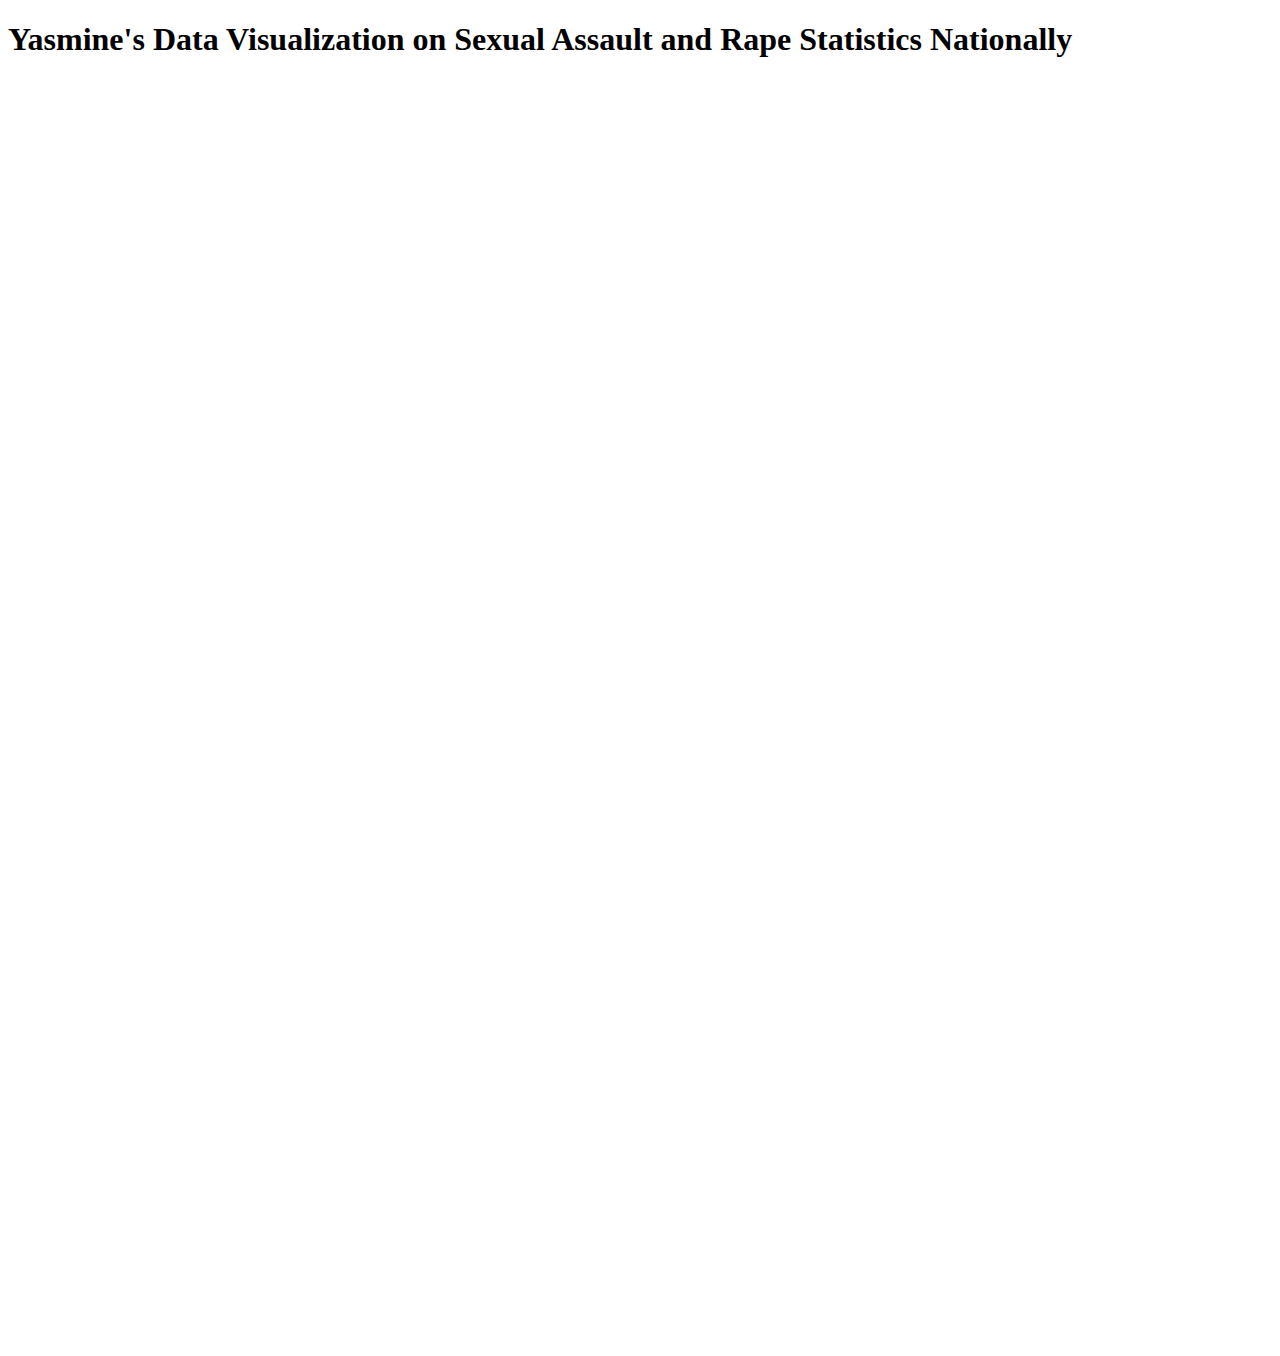
<file: data visualization/index.html>
<!DOCTYPE html> 
<html lang="en">

<head>
	<title>Yasmine Adailia Cowan</title>


</head>


<body>
	<h1>Yasmine's Data Visualization on Sexual Assault and Rape Statistics Nationally</h1>

	<iframe title="Locations Where Sexual Assaults Typically Occur " aria-label="Table" id="datawrapper-chart-lvx8t" src="https://datawrapper.dwcdn.net/lvx8t/1/" scrolling="no" frameborder="0" style="width: 0; min-width: 100% !important; border: none;" height="292"></iframe><script type="text/javascript">!function(){"use strict";window.addEventListener("message",(function(e){if(void 0!==e.data["datawrapper-height"]){var t=document.querySelectorAll("iframe");for(var a in e.data["datawrapper-height"])for(var r=0;r<t.length;r++){if(t[r].contentWindow===e.source)t[r].style.height=e.data["datawrapper-height"][a]+"px"}}}))}();
</script>


<iframe title="States with the Highest Rape Rates in the United States Per 100,000 Inhabitants in 2022" aria-label="Map" id="datawrapper-chart-lKx1C" src="https://datawrapper.dwcdn.net/lKx1C/1/" scrolling="no" frameborder="0" style="width: 0; min-width: 100% !important; border: none;" height="564"></iframe><script type="text/javascript">!function(){"use strict";window.addEventListener("message",(function(e){if(void 0!==e.data["datawrapper-height"]){var t=document.querySelectorAll("iframe");for(var a in e.data["datawrapper-height"])for(var r=0;r<t.length;r++){if(t[r].contentWindow===e.source)t[r].style.height=e.data["datawrapper-height"][a]+"px"}}}))}();
</script>


<iframe title="2020 Criminal Victimization Findings: Includes Rapes and Sexual Assaults 	" aria-label="Split Bars" id="datawrapper-chart-UB4NV" src="https://datawrapper.dwcdn.net/UB4NV/1/" scrolling="no" frameborder="0" style="width: 0; min-width: 100% !important; border: none;" height="400"></iframe><script type="text/javascript">!function(){"use strict";window.addEventListener("message",(function(e){if(void 0!==e.data["datawrapper-height"]){var t=document.querySelectorAll("iframe");for(var a in e.data["datawrapper-height"])for(var r=0;r<t.length;r++){if(t[r].contentWindow===e.source)t[r].style.height=e.data["datawrapper-height"][a]+"px"}}}))}();
</script>

</body>




</html>
</file>
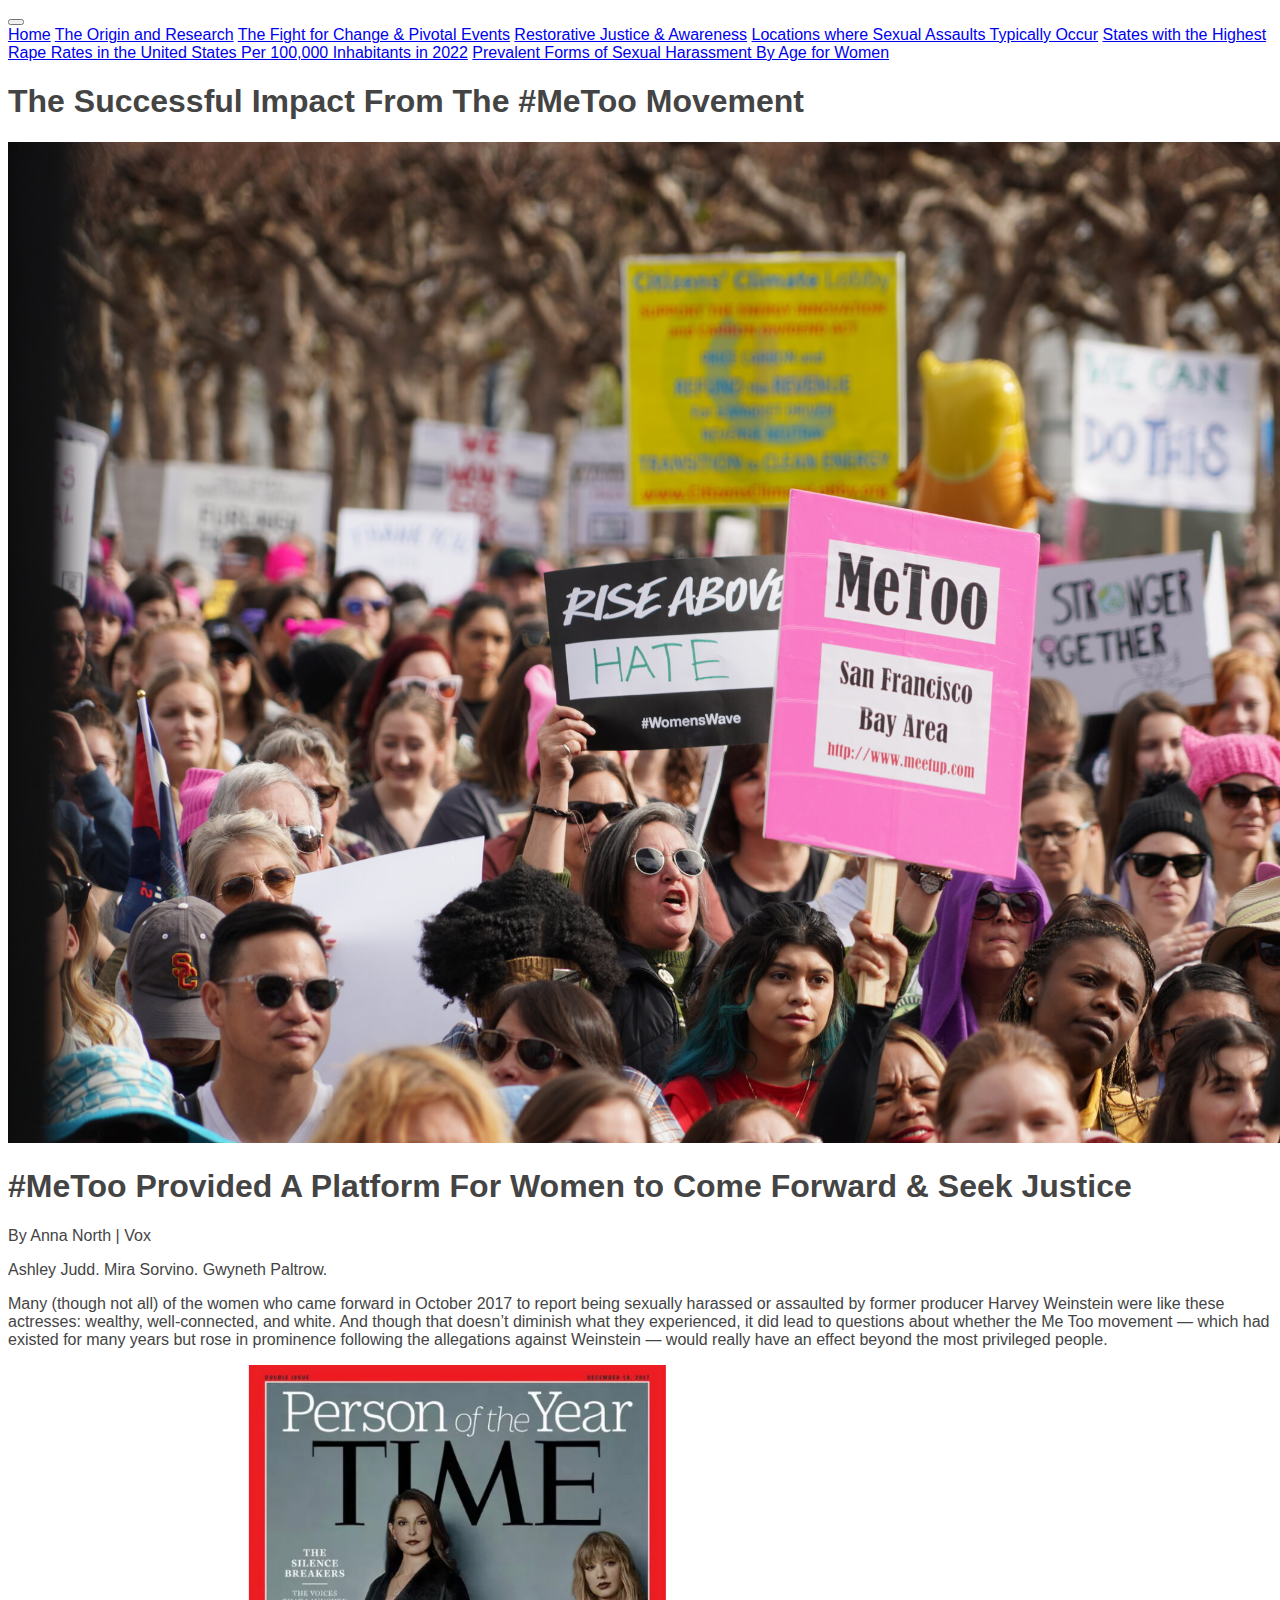
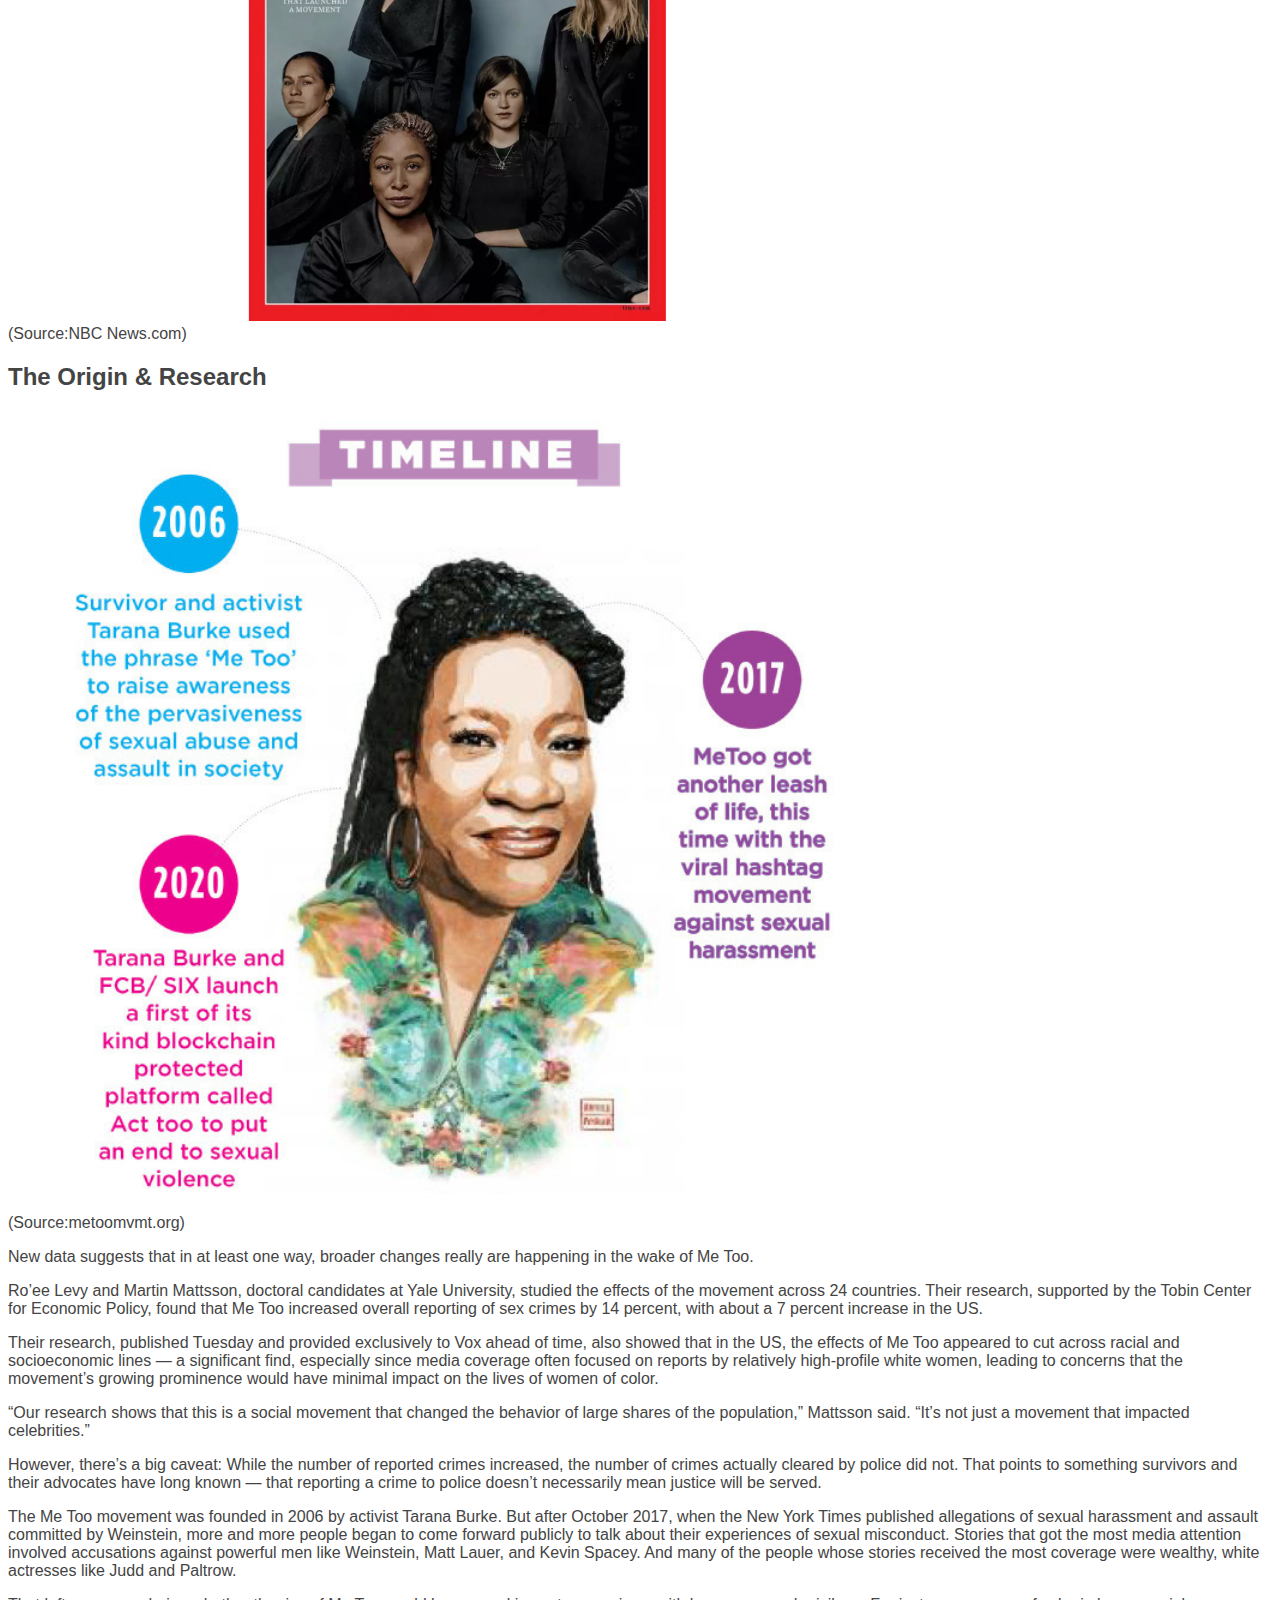
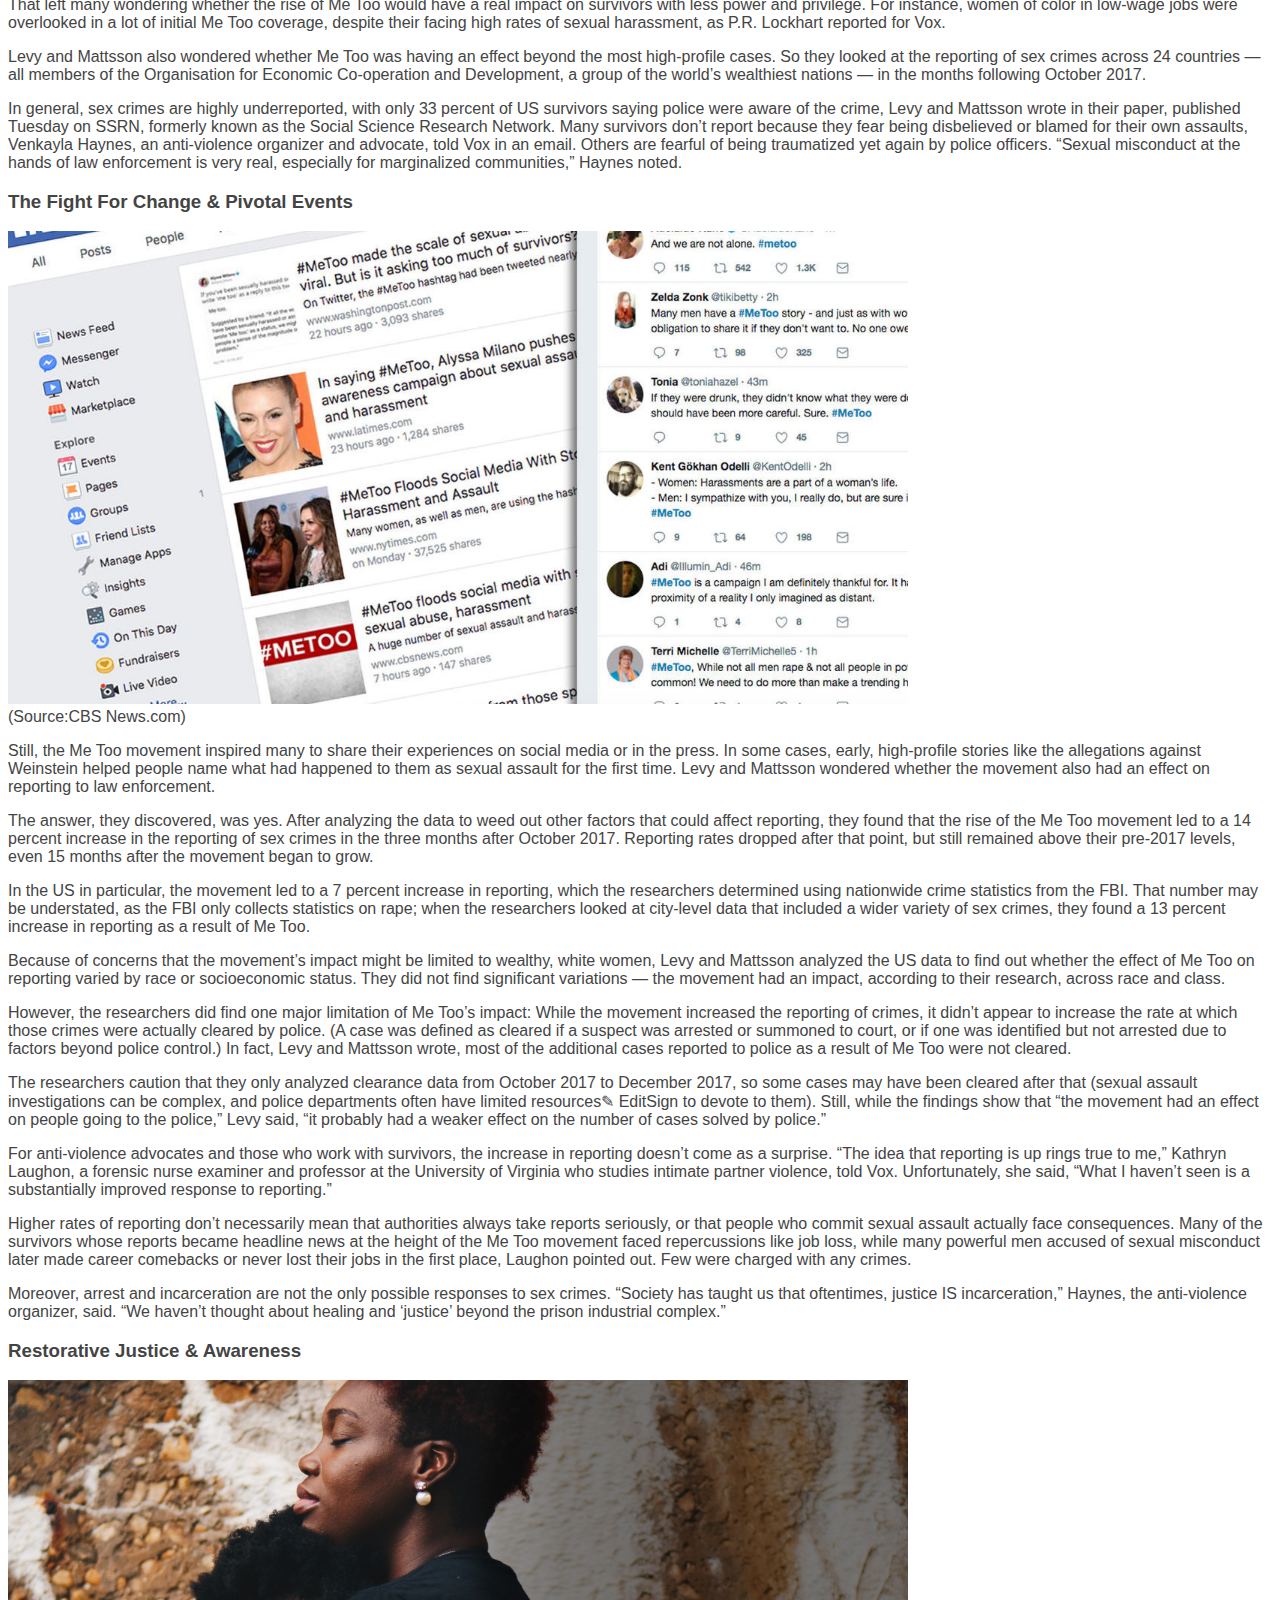
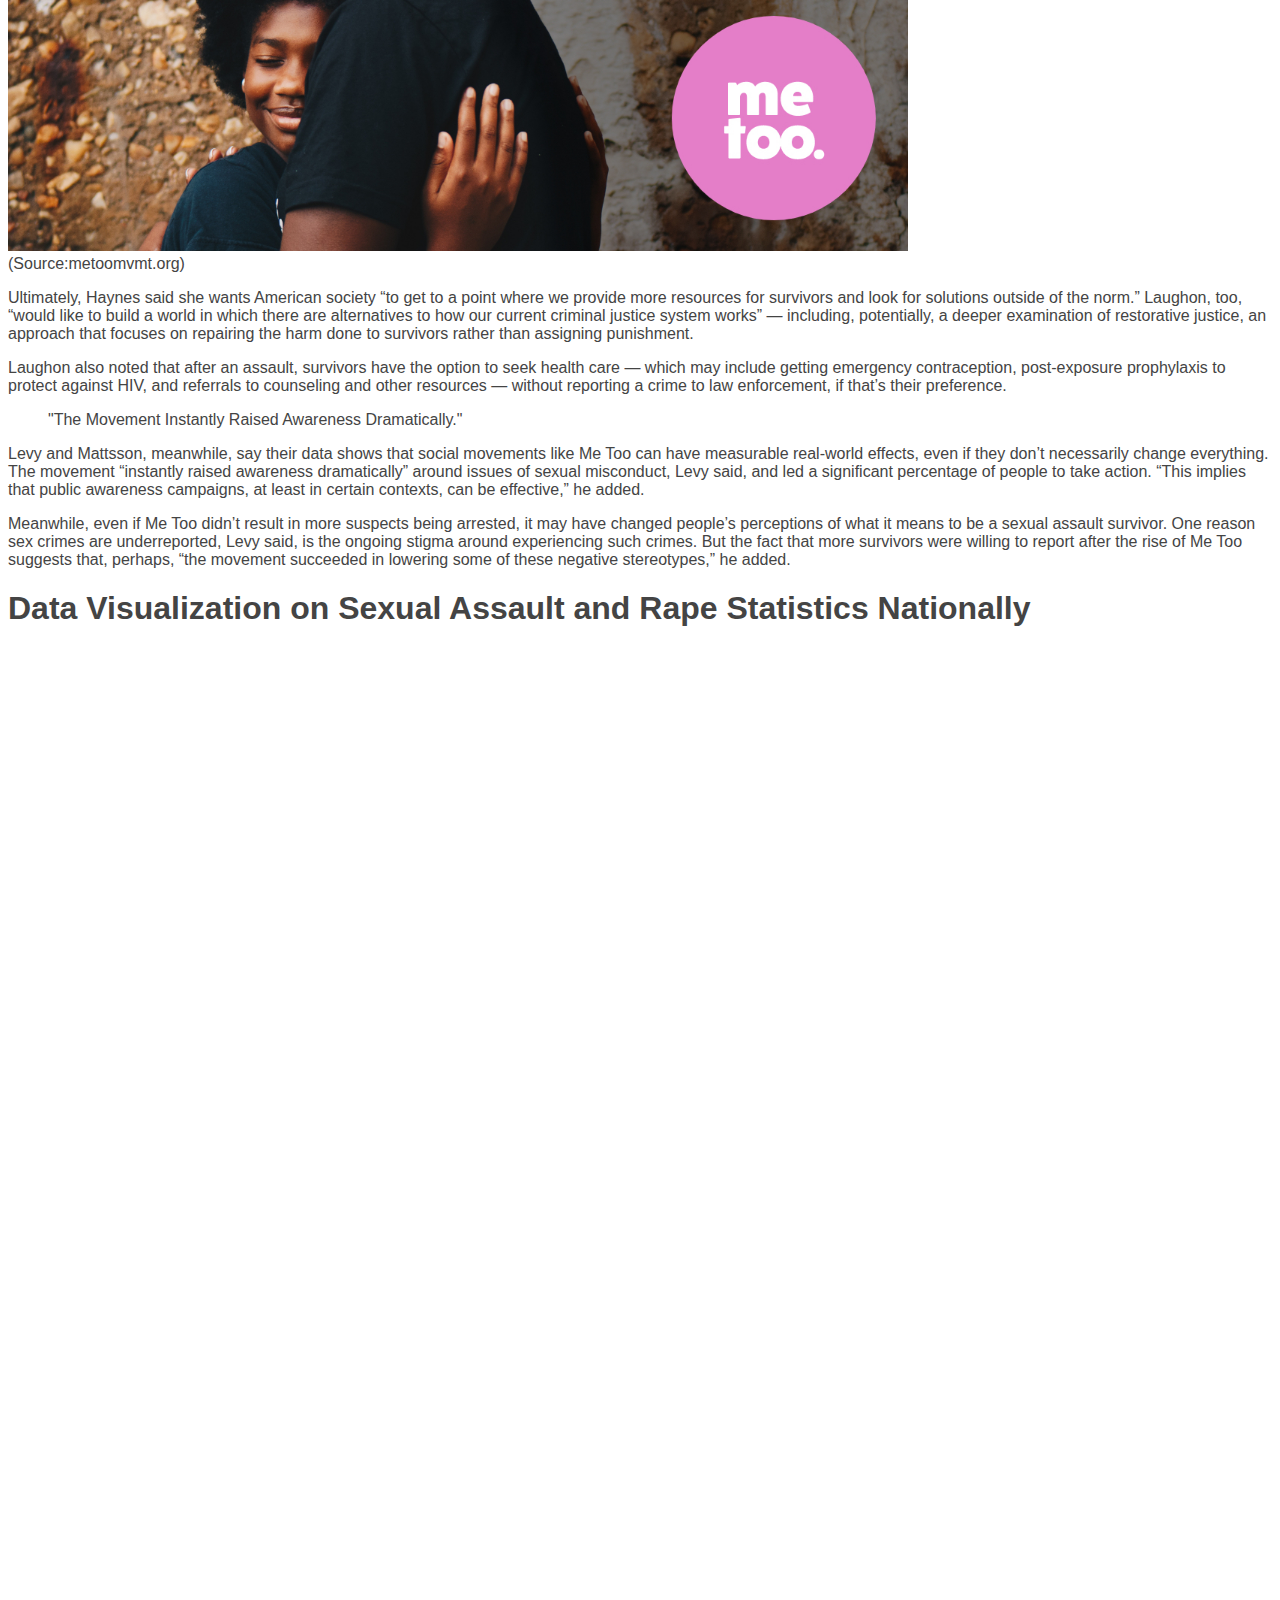
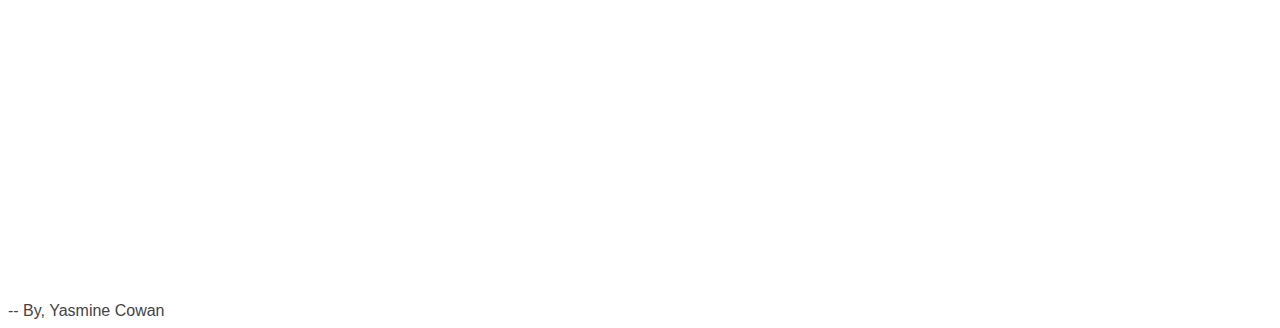
<file: data-visualization/index.html>
<!DOCTYPE html> 
<html lang="en">

<head>
	<title>Yasmine Adailia Cowan</title>
	<link rel="stylesheet" href="style.css">


<head>
	<meta charset="utf-8">
<meta name="viewport" content="width=device-width,initial-scale=1, shrink-to-fit=no">

	<title>Bootstrap Template</title>

	<meta name="description" content="Merrill College of Journalism, UMD">
	<meta name="author" content="Yasmine Adailia Cowan">


		<!-- Bootstrap CSS and JavaScript -->
	<link href="https://cdn.jsdelivr.net/npm/bootstrap@5.0.1/dist/css/bootstrap.min.css" rel="stylesheet" integrity="sha384-+0n0xVW2eSR5OomGNYDnhzAbDsOXxcvSN1TPprVMTNDbiYZCxYbOOl7+AMvyTG2x" crossorigin="anonymous">
<script src="https://cdn.jsdelivr.net/npm/bootstrap@5.0.1/dist/js/bootstrap.bundle.min.js" integrity="sha384-gtEjrD/SeCtmISkJkNUaaKMoLD0//ElJ19smozuHV6z3Iehds+3Ulb9Bn9Plx0x4" crossorigin="anonymous"></script>
<link rel="stylesheet" href="https://cdn.jsdelivr.net/npm/bootstrap-icons@1.5.0/font/bootstrap-icons.css">
<link rel="stylesheet" href="style.css">

<link rel="preconnect" href="https://fonts.googleapis.com">
<link rel="preconnect" href="https://fonts.gstatic.com" crossorigin>
<link href="https://fonts.googleapis.com/css2?family=Lato:wght@100&display=swap" rel="stylesheet">

<link rel="preconnect" href="https://fonts.googleapis.com">
<link rel="preconnect" href="https://fonts.gstatic.com" crossorigin>
<link href="https://fonts.googleapis.com/css2?family=Fredoka:wght@300&family=Lato:wght@100&family=Roboto:ital,wght@0,100;1,100&display=swap" rel="stylesheet">

</head>


<body>

	<!--Navbar code-->
	<nav class="navbar navbar-expand-lg navbar-light bg-light">
    <button class="navbar-toggler" type="button" data-bs-toggle="collapse" data-bs-target="#navbarNavAltMarkup" aria-controls="navbarNavAltMarkup" aria-expanded="false" aria-label="Toggle navigation">
      <span class="navbar-toggler-icon"></span>
    </button>
    <div class="collapse navbar-collapse" id="navbarNavAltMarkup">
      <div class="navbar-nav">
        <a class="nav-link active" aria-current="page" href="index.html">Home</a>
        <a class="nav-link" href="#origin">The Origin and Research</a>
        <a class="nav-link" href="#the fight"> The Fight for Change & Pivotal Events</a>
        <a class="nav-link" href="justice">Restorative Justice & Awareness</a>
        <a class="nav-link" href="justice">Locations where Sexual Assaults Typically Occur</a>
        <a class="nav-link" href="justice">States with the Highest Rape Rates in the United States Per 100,000 Inhabitants in 2022</a>
        <a class="nav-link" href="justice">Prevalent Forms of Sexual Harassment By Age for Women</a>
      </div>
    </div>
</nav>

	<!--Dark mode hero-->
 <div class="bg-dark text-secondary px-4 py-5 text-center">
    <div class="py-5">
      <h1 class="display-5 fw-bold text-white">The Successful Impact From The #MeToo Movement</h1>
      <div class="col-lg-6 mx-auto">
		 

		 </div>
      </div>
    </div>
  </div>


 <div class="row">
  	<div class="col-md-8">



	<div id="masthead">
<img src="metoo1.jpg"width="1500" alt="metoo1">	
</div>

<div id="content">
<h1>#MeToo Provided A Platform For Women to Come Forward & Seek Justice</h1>



<div id="byline">By Anna North | Vox</div>


<p>Ashley Judd. Mira Sorvino. Gwyneth Paltrow.</p>

<p>Many (though not all) of the women who came forward in October 2017 to report being sexually harassed or assaulted by former producer Harvey Weinstein were like these actresses: wealthy, well-connected, and white. And though that doesn’t diminish what they experienced, it did lead to questions about whether the Me Too movement — which had existed for many years but rose in prominence following the allegations against Weinstein — would really have an effect beyond the most privileged people.</p>

<img src="metoo2.jpg" alt="A number of the silence breakers during #MeToo" width="900">
<figcaption> (Source:NBC News.com) </figcaption>



<h2>The Origin & Research</h2>

<img src="metoo3.jpg" alt="Timeline of Tarana Burke's #MeToo Impact" width="900px">
<figcaption> (Source:metoomvmt.org) </figcaption>



<p>New data suggests that in at least one way, broader changes really are happening in the wake of Me Too.</p>

<p>Ro’ee Levy and Martin Mattsson, doctoral candidates at Yale University, studied the effects of the movement across 24 countries. Their research, supported by the Tobin Center for Economic Policy, found that Me Too increased overall reporting of sex crimes by 14 percent, with about a 7 percent increase in the US.</p>

<p>Their research, published Tuesday and provided exclusively to Vox ahead of time, also showed that in the US, the effects of Me Too appeared to cut across racial and socioeconomic lines — a significant find, especially since media coverage often focused on reports by relatively high-profile white women, leading to concerns that the movement’s growing prominence would have minimal impact on the lives of women of color.</p>

<p>“Our research shows that this is a social movement that changed the behavior of large shares of the population,” Mattsson said. “It’s not just a movement that impacted celebrities.”</p>

<p>However, there’s a big caveat: While the number of reported crimes increased, the number of crimes actually cleared by police did not. That points to something survivors and their advocates have long known — that reporting a crime to police doesn’t necessarily mean justice will be served.</p>

<p>The Me Too movement was founded in 2006 by activist Tarana Burke. But after October 2017, when the New York Times published allegations of sexual harassment and assault committed by Weinstein, more and more people began to come forward publicly to talk about their experiences of sexual misconduct. Stories that got the most media attention involved accusations against powerful men like Weinstein, Matt Lauer, and Kevin Spacey. And many of the people whose stories received the most coverage were wealthy, white actresses like Judd and Paltrow.</p>

<p>That left many wondering whether the rise of Me Too would have a real impact on survivors with less power and privilege. For instance, women of color in low-wage jobs were overlooked in a lot of initial Me Too coverage, despite their facing high rates of sexual harassment, as P.R. Lockhart reported for Vox.</p>

<p>Levy and Mattsson also wondered whether Me Too was having an effect beyond the most high-profile cases. So they looked at the reporting of sex crimes across 24 countries — all members of the Organisation for Economic Co-operation and Development, a group of the world’s wealthiest nations — in the months following October 2017.</p>

<p>In general, sex crimes are highly underreported, with only 33 percent of US survivors saying police were aware of the crime, Levy and Mattsson wrote in their paper, published Tuesday on SSRN, formerly known as the Social Science Research Network. Many survivors don’t report because they fear being disbelieved or blamed for their own assaults, Venkayla Haynes, an anti-violence organizer and advocate, told Vox in an email. Others are fearful of being traumatized yet again by police officers. “Sexual misconduct at the hands of law enforcement is very real, especially for marginalized communities,” Haynes noted.</p>

<h3>The Fight For Change & Pivotal Events</h3>
<img src="metoo4.jpg" alt="Timeline of Tarana Burke's #MeToo Impact" width="900px">
<figcaption> (Source:CBS News.com) </figcaption>


<p>Still, the Me Too movement inspired many to share their experiences on social media or in the press. In some cases, early, high-profile stories like the allegations against Weinstein helped people name what had happened to them as sexual assault for the first time. Levy and Mattsson wondered whether the movement also had an effect on reporting to law enforcement.</p>

<p>The answer, they discovered, was yes. After analyzing the data to weed out other factors that could affect reporting, they found that the rise of the Me Too movement led to a 14 percent increase in the reporting of sex crimes in the three months after October 2017. Reporting rates dropped after that point, but still remained above their pre-2017 levels, even 15 months after the movement began to grow.</p>

<p>In the US in particular, the movement led to a 7 percent increase in reporting, which the researchers determined using nationwide crime statistics from the FBI. That number may be understated, as the FBI only collects statistics on rape; when the researchers looked at city-level data that included a wider variety of sex crimes, they found a 13 percent increase in reporting as a result of Me Too.</p>

<p>Because of concerns that the movement’s impact might be limited to wealthy, white women, Levy and Mattsson analyzed the US data to find out whether the effect of Me Too on reporting varied by race or socioeconomic status. They did not find significant variations — the movement had an impact, according to their research, across race and class.</p>

<p>However, the researchers did find one major limitation of Me Too’s impact: While the movement increased the reporting of crimes, it didn’t appear to increase the rate at which those crimes were actually cleared by police. (A case was defined as cleared if a suspect was arrested or summoned to court, or if one was identified but not arrested due to factors beyond police control.) In fact, Levy and Mattsson wrote, most of the additional cases reported to police as a result of Me Too were not cleared.</p>

<p>The researchers caution that they only analyzed clearance data from October 2017 to December 2017, so some cases may have been cleared after that (sexual assault investigations can be complex, and police departments often have limited resources✎ EditSign to devote to them). Still, while the findings show that “the movement had an effect on people going to the police,” Levy said, “it probably had a weaker effect on the number of cases solved by police.”</p>

<p>For anti-violence advocates and those who work with survivors, the increase in reporting doesn’t come as a surprise. “The idea that reporting is up rings true to me,” Kathryn Laughon, a forensic nurse examiner and professor at the University of Virginia who studies intimate partner violence, told Vox. Unfortunately, she said, “What I haven’t seen is a substantially improved response to reporting.”</p>

<p>Higher rates of reporting don’t necessarily mean that authorities always take reports seriously, or that people who commit sexual assault actually face consequences. Many of the survivors whose reports became headline news at the height of the Me Too movement faced repercussions like job loss, while many powerful men accused of sexual misconduct later made career comebacks or never lost their jobs in the first place, Laughon pointed out. Few were charged with any crimes.</p>

<p>Moreover, arrest and incarceration are not the only possible responses to sex crimes. “Society has taught us that oftentimes, justice IS incarceration,” Haynes, the anti-violence organizer, said. “We haven’t thought about healing and ‘justice’ beyond the prison industrial complex.”</p>

<h3>Restorative Justice & Awareness</h3>
<img src="metoo7.jpg" alt="#MeToo Movement Resource Page" width="900px">
<figcaption> (Source:metoomvmt.org) </figcaption>


<p>Ultimately, Haynes said she wants American society “to get to a point where we provide more resources for survivors and look for solutions outside of the norm.” Laughon, too, “would like to build a world in which there are alternatives to how our current criminal justice system works” — including, potentially, a deeper examination of restorative justice, an approach that focuses on repairing the harm done to survivors rather than assigning punishment.</p>

<p>Laughon also noted that after an assault, survivors have the option to seek health care — which may include getting emergency contraception, post-exposure prophylaxis to protect against HIV, and referrals to counseling and other resources — without reporting a crime to law enforcement, if that’s their preference.</p>

<blockquote> "The Movement Instantly Raised Awareness Dramatically."
</blockquote>

<p>Levy and Mattsson, meanwhile, say their data shows that social movements like Me Too can have measurable real-world effects, even if they don’t necessarily change everything. The movement “instantly raised awareness dramatically” around issues of sexual misconduct, Levy said, and led a significant percentage of people to take action. “This implies that public awareness campaigns, at least in certain contexts, can be effective,” he added.</p>

<p>Meanwhile, even if Me Too didn’t result in more suspects being arrested, it may have changed people’s perceptions of what it means to be a sexual assault survivor. One reason sex crimes are underreported, Levy said, is the ongoing stigma around experiencing such crimes. But the fact that more survivors were willing to report after the rise of Me Too suggests that, perhaps, “the movement succeeded in lowering some of these negative stereotypes,” he added.</p>






	<h1> Data Visualization on Sexual Assault and Rape Statistics Nationally</h1>

	<iframe title="Locations where Sexual Assaults Typically Occur " aria-label="Table" id="datawrapper-chart-lvx8t" src="https://datawrapper.dwcdn.net/lvx8t/2/" scrolling="no" frameborder="0" style="width: 0; min-width: 100% !important; border: none;" height="290"></iframe><script type="text/javascript">!function(){"use strict";window.addEventListener("message",(function(e){if(void 0!==e.data["datawrapper-height"]){var t=document.querySelectorAll("iframe");for(var a in e.data["datawrapper-height"])for(var r=0;r<t.length;r++){if(t[r].contentWindow===e.source)t[r].style.height=e.data["datawrapper-height"][a]+"px"}}}))}();
</script>


<iframe title="States with the Highest Rape Rates in the United States Per 100,000 Inhabitants in 2022" aria-label="Map" id="datawrapper-chart-lKx1C" src="https://datawrapper.dwcdn.net/lKx1C/1/" scrolling="no" frameborder="0" style="width: 0; min-width: 100% !important; border: none;" height="564"></iframe><script type="text/javascript">!function(){"use strict";window.addEventListener("message",(function(e){if(void 0!==e.data["datawrapper-height"]){var t=document.querySelectorAll("iframe");for(var a in e.data["datawrapper-height"])for(var r=0;r<t.length;r++){if(t[r].contentWindow===e.source)t[r].style.height=e.data["datawrapper-height"][a]+"px"}}}))}();
</script>


<iframe title="Prevalent Forms of Sexual Harassment By Age for Women" aria-label="Table" id="datawrapper-chart-MoGOj" src="https://datawrapper.dwcdn.net/MoGOj/1/" scrolling="no" frameborder="0" style="width: 0; min-width: 100% !important; border: none;" height="387"></iframe><script type="text/javascript">!function(){"use strict";window.addEventListener("message",(function(e){if(void 0!==e.data["datawrapper-height"]){var t=document.querySelectorAll("iframe");for(var a in e.data["datawrapper-height"])for(var r=0;r<t.length;r++){if(t[r].contentWindow===e.source)t[r].style.height=e.data["datawrapper-height"][a]+"px"}}}))}();
</script>




</div>
</body>




</html>


--
By,
Yasmine Cowan
</file>
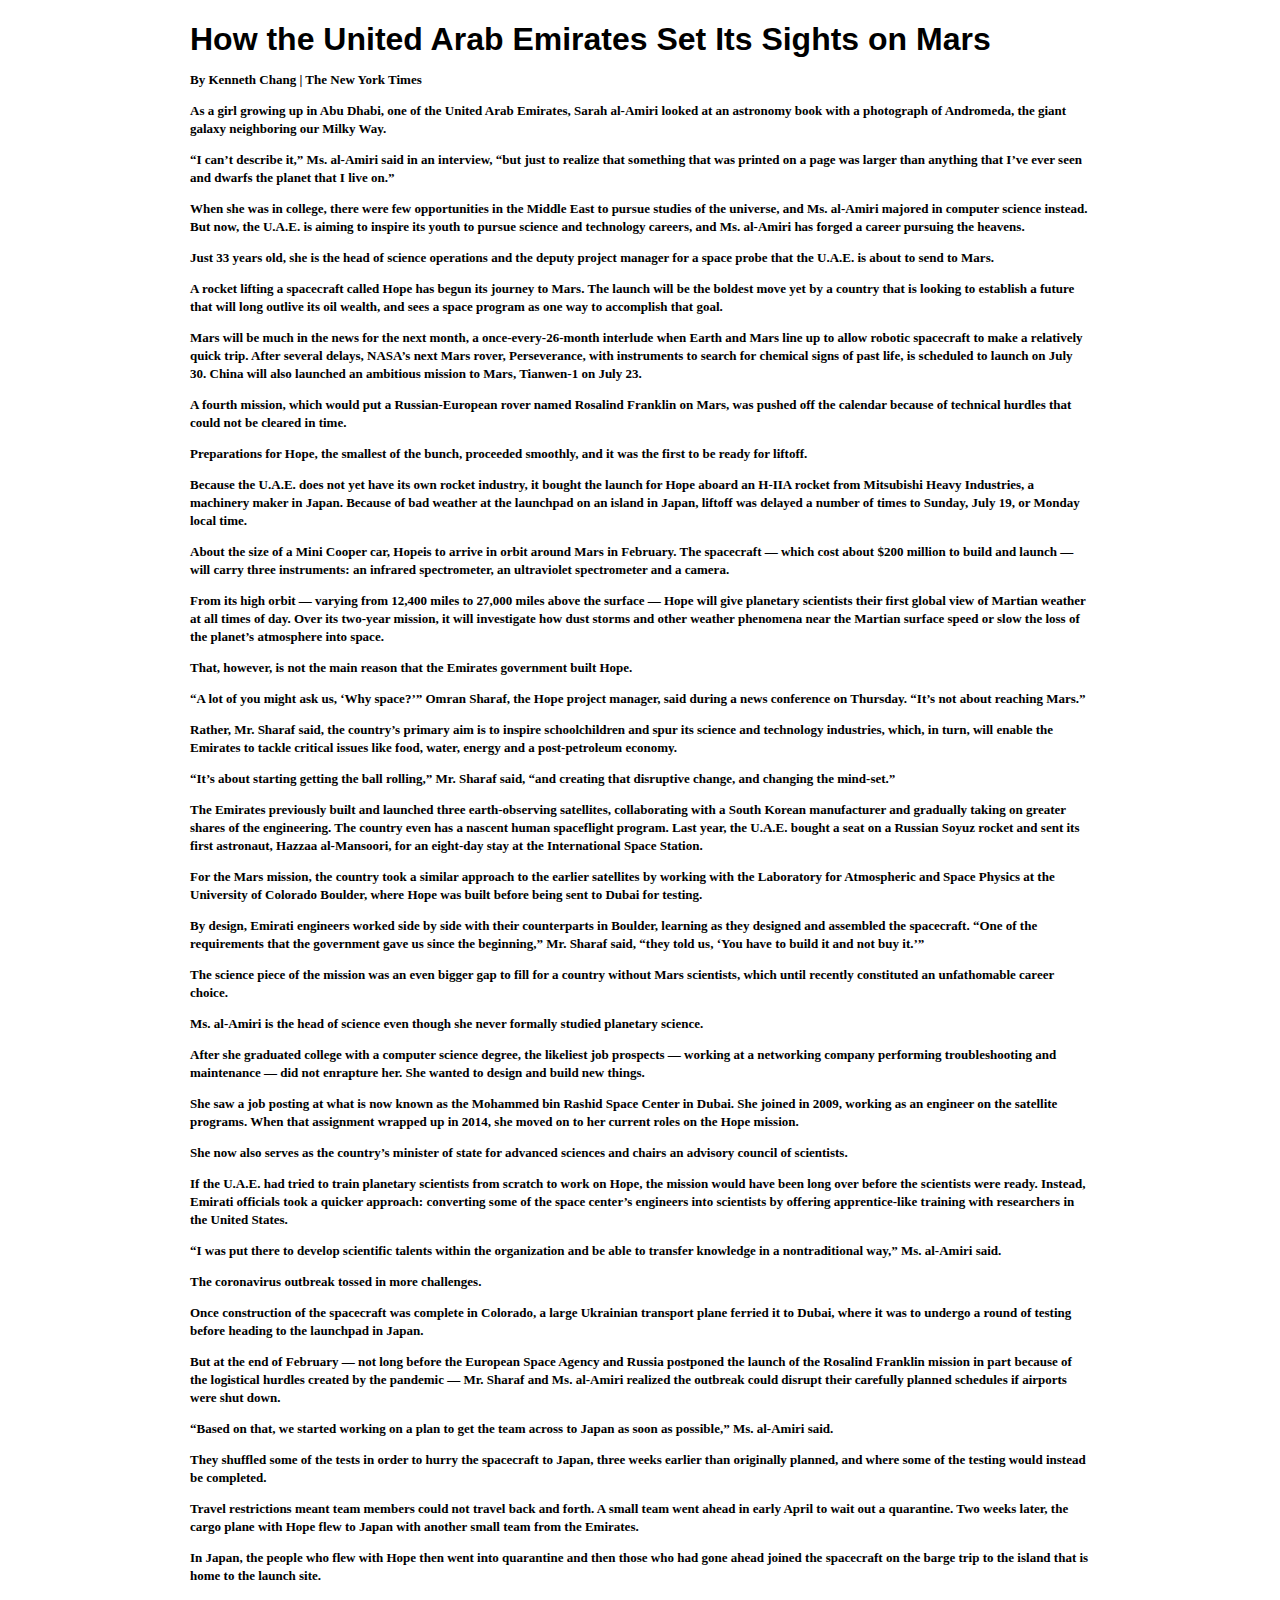
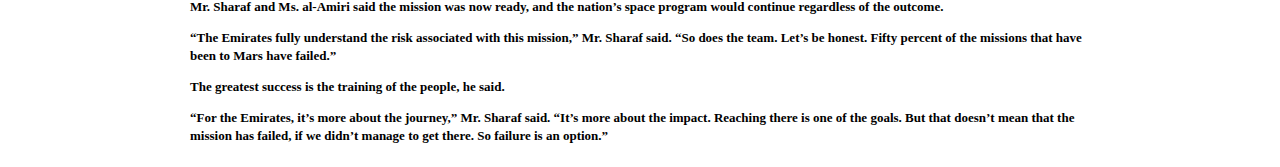
<file: YasmineCowanLayout/index.html>
<!DOCTYPE html>
<html lang="en">

<head>
	<title>Yasmine Adailia Cowan Midterm Review</title>
	<link rel="stylesheet" href="style.css">

</head>


<body>
<!--mastheead will go here-->

<div id="content">
<h1>How the United Arab Emirates Set Its Sights on Mars

<p>By Kenneth Chang | The New York Times<p>

<p>As a girl growing up in Abu Dhabi, one of the United Arab Emirates, Sarah al-Amiri looked at an astronomy book with a photograph of Andromeda, the giant galaxy neighboring our Milky Way.</p>

<p>“I can’t describe it,” Ms. al-Amiri said in an interview, “but just to realize that something that was printed on a page was larger than anything that I’ve ever seen and dwarfs the planet that I live on.”

<p>When she was in college, there were few opportunities in the Middle East to pursue studies of the universe, and Ms. al-Amiri majored in computer science instead. But now, the U.A.E. is aiming to inspire its youth to pursue science and technology careers, and Ms. al-Amiri has forged a career pursuing the heavens.</p>

<p>Just 33 years old, she is the head of science operations and the deputy project manager for a space probe that the U.A.E. is about to send to Mars.</p>

<p>A rocket lifting a spacecraft called Hope has begun its journey to Mars. The launch will be the boldest move yet by a country that is looking to establish a future that will long outlive its oil wealth, and sees a space program as one way to accomplish that goal.</p>

<p>Mars will be much in the news for the next month, a once-every-26-month interlude when Earth and Mars line up to allow robotic spacecraft to make a relatively quick trip. After several delays, NASA’s next Mars rover, Perseverance, with instruments to search for chemical signs of past life, is scheduled to launch on July 30. China will also launched an ambitious mission to Mars, Tianwen-1 on July 23.</p>

<p>A fourth mission, which would put a Russian-European rover named Rosalind Franklin on Mars, was pushed off the calendar because of technical hurdles that could not be cleared in time.</p>

<p>Preparations for Hope, the smallest of the bunch, proceeded smoothly, and it was the first to be ready for liftoff.</p>

<p>Because the U.A.E. does not yet have its own rocket industry, it bought the launch for Hope aboard an H-IIA rocket from Mitsubishi Heavy Industries, a machinery maker in Japan. Because of bad weather at the launchpad on an island in Japan, liftoff was delayed a number of times to Sunday, July 19, or Monday local time.</p>

<p>About the size of a Mini Cooper car, Hopeis to arrive in orbit around Mars in February. The spacecraft — which cost about $200 million to build and launch — will carry three instruments: an infrared spectrometer, an ultraviolet spectrometer and a camera.</p>

<p>From its high orbit — varying from 12,400 miles to 27,000 miles above the surface — Hope will give planetary scientists their first global view of Martian weather at all times of day. Over its two-year mission, it will investigate how dust storms and other weather phenomena near the Martian surface speed or slow the loss of the planet’s atmosphere into space.</p>

<p>That, however, is not the main reason that the Emirates government built Hope.</p>

<p>“A lot of you might ask us, ‘Why space?’” Omran Sharaf, the Hope project manager, said during a news conference on Thursday. “It’s not about reaching Mars.”</p>

<p>Rather, Mr. Sharaf said, the country’s primary aim is to inspire schoolchildren and spur its science and technology industries, which, in turn, will enable the Emirates to tackle critical issues like food, water, energy and a post-petroleum economy.</p>

<p>“It’s about starting getting the ball rolling,” Mr. Sharaf said, “and creating that disruptive change, and changing the mind-set.”</p>

<p>The Emirates previously built and launched three earth-observing satellites, collaborating with a South Korean manufacturer and gradually taking on greater shares of the engineering. The country even has a nascent human spaceflight program. Last year, the U.A.E. bought a seat on a Russian Soyuz rocket and sent its first astronaut, Hazzaa al-Mansoori, for an eight-day stay at the International Space Station.</p>

<p>For the Mars mission, the country took a similar approach to the earlier satellites by working with the Laboratory for Atmospheric and Space Physics at the University of Colorado Boulder, where Hope was built before being sent to Dubai for testing.</p>

<p>By design, Emirati engineers worked side by side with their counterparts in Boulder, learning as they designed and assembled the spacecraft. “One of the requirements that the government gave us since the beginning,” Mr. Sharaf said, “they told us, ‘You have to build it and not buy it.’”</p>

<p>The science piece of the mission was an even bigger gap to fill for a country without Mars scientists, which until recently constituted an unfathomable career choice.</p>

<p>Ms. al-Amiri is the head of science even though she never formally studied planetary science.</p>

<p>After she graduated college with a computer science degree, the likeliest job prospects — working at a networking company performing troubleshooting and maintenance — did not enrapture her. She wanted to design and build new things.</p>

<p>She saw a job posting at what is now known as the Mohammed bin Rashid Space Center in Dubai. She joined in 2009, working as an engineer on the satellite programs. When that assignment wrapped up in 2014, she moved on to her current roles on the Hope mission.</p>

<p>She now also serves as the country’s minister of state for advanced sciences and chairs an advisory council of scientists.</p>

<p>If the U.A.E. had tried to train planetary scientists from scratch to work on Hope, the mission would have been long over before the scientists were ready. Instead, Emirati officials took a quicker approach: converting some of the space center’s engineers into scientists by offering apprentice-like training with researchers in the United States.</p>

<p>“I was put there to develop scientific talents within the organization and be able to transfer knowledge in a nontraditional way,” Ms. al-Amiri said.</p>

<p>The coronavirus outbreak tossed in more challenges.</p>

<p>Once construction of the spacecraft was complete in Colorado, a large Ukrainian transport plane ferried it to Dubai, where it was to undergo a round of testing before heading to the launchpad in Japan.</p>

<p>But at the end of February — not long before the European Space Agency and Russia postponed the launch of the Rosalind Franklin mission in part because of the logistical hurdles created by the pandemic — Mr. Sharaf and Ms. al-Amiri realized the outbreak could disrupt their carefully planned schedules if airports were shut down.</p>

<p>“Based on that, we started working on a plan to get the team across to Japan as soon as possible,” Ms. al-Amiri said.</p>

<p>They shuffled some of the tests in order to hurry the spacecraft to Japan, three weeks earlier than originally planned, and where some of the testing would instead be completed.</p>

<p>Travel restrictions meant team members could not travel back and forth. A small team went ahead in early April to wait out a quarantine. Two weeks later, the cargo plane with Hope flew to Japan with another small team from the Emirates.</p>

<p>In Japan, the people who flew with Hope then went into quarantine and then those who had gone ahead joined the spacecraft on the barge trip to the island that is home to the launch site.</p>

<p>Mr. Sharaf and Ms. al-Amiri said the mission was now ready, and the nation’s space program would continue regardless of the outcome.</p>

<p>“The Emirates fully understand the risk associated with this mission,” Mr. Sharaf said. “So does the team. Let’s be honest. Fifty percent of the missions that have been to Mars have failed.”</p>

<p>The greatest success is the training of the people, he said.</p>

<p>“For the Emirates, it’s more about the journey,” Mr. Sharaf said. “It’s more about the impact. Reaching there is one of the goals. But that doesn’t mean that the mission has failed, if we didn’t manage to get there. So failure is an option.”</p>
</div>


   </body>
</file>
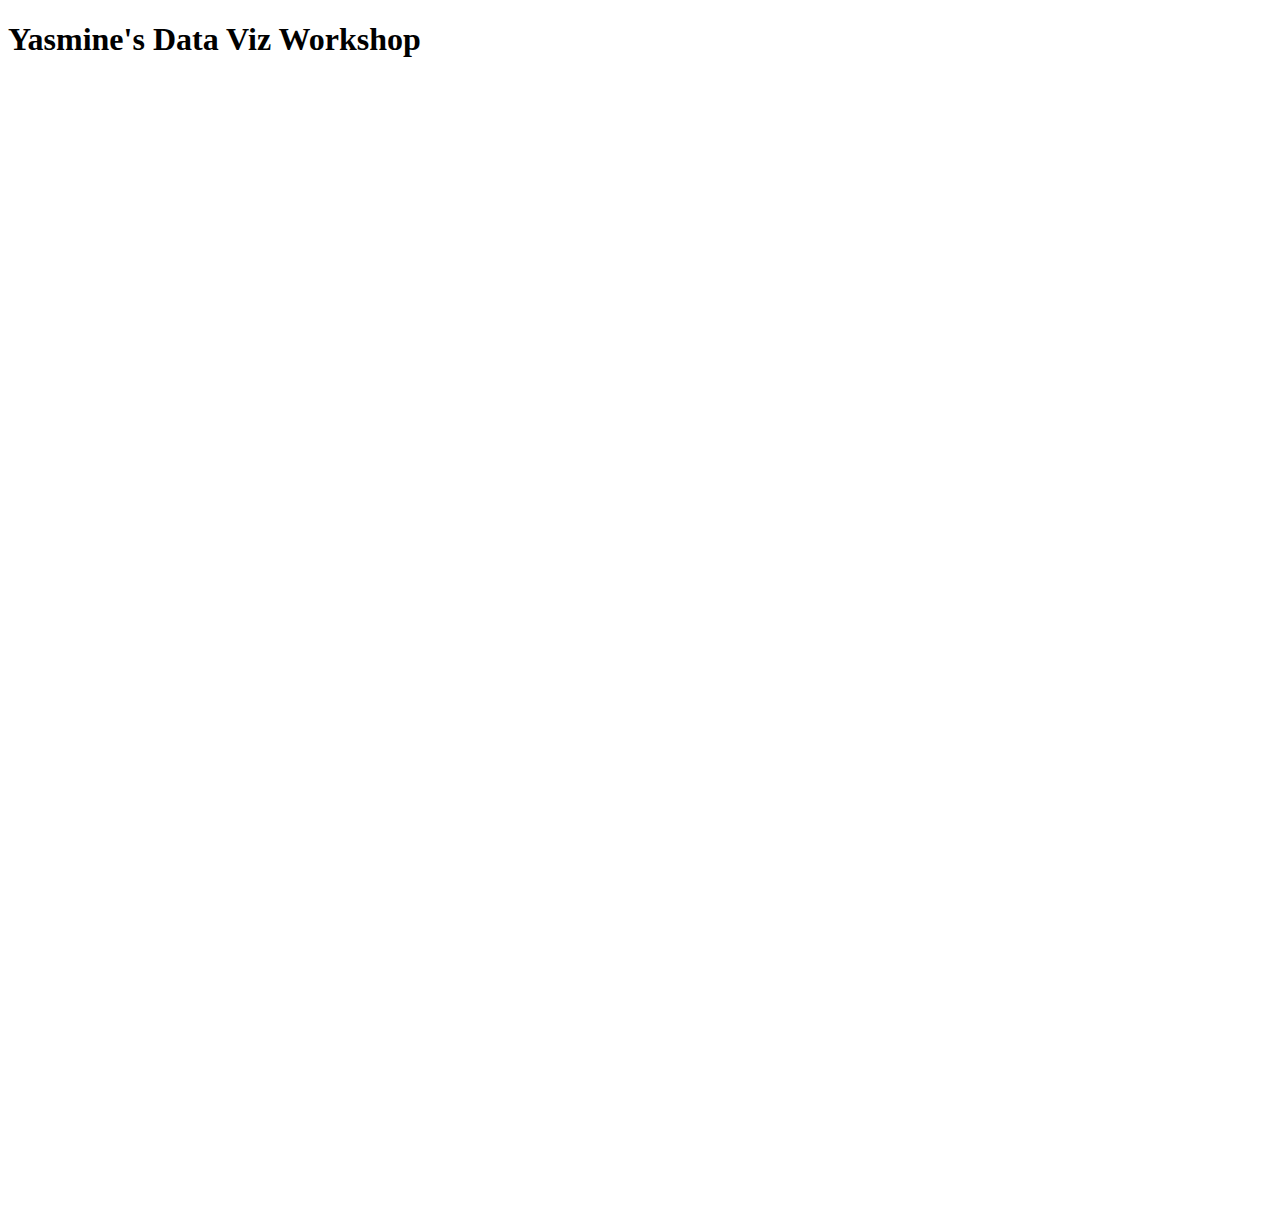
<file: bootstrap-template/data-viz-workshop/index.html>
<!DOCTYPE html> 
<html lang="en">

<head>
	<title>Yasmine Adailia Cowan</title>


</head>


<body>
	<h1>Yasmine's Data Viz Workshop</h1>

	<iframe title="Hot weather deaths in Baltimore and Maryland			" aria-label="Grouped Bars" id="datawrapper-chart-SKQFC" src="https://datawrapper.dwcdn.net/SKQFC/1/" scrolling="no" frameborder="0" style="width: 0; min-width: 100% !important; border: none;" height="628"></iframe><script type="text/javascript">!function(){"use strict";window.addEventListener("message",(function(e){if(void 0!==e.data["datawrapper-height"]){var t=document.querySelectorAll("iframe");for(var a in e.data["datawrapper-height"])for(var r=0;r<t.length;r++){if(t[r].contentWindow===e.source)t[r].style.height=e.data["datawrapper-height"][a]+"px"}}}))}();
</script>
	

<iframe title="[ Insert title here ]Projected number of extreme heat events by county, for the year 2040, based on Regional Climate-Weather Research and Forecasting Model 										" aria-label="Map" id="datawrapper-chart-heXiy" src="https://datawrapper.dwcdn.net/heXiy/1/" scrolling="no" frameborder="0" style="width: 0; min-width: 100% !important; border: none;" height="488"></iframe><script type="text/javascript">!function(){"use strict";window.addEventListener("message",(function(e){if(void 0!==e.data["datawrapper-height"]){var t=document.querySelectorAll("iframe");for(var a in e.data["datawrapper-height"])for(var r=0;r<t.length;r++){if(t[r].contentWindow===e.source)t[r].style.height=e.data["datawrapper-height"][a]+"px"}}}))}();
</script>

</body>




</html>
</file>
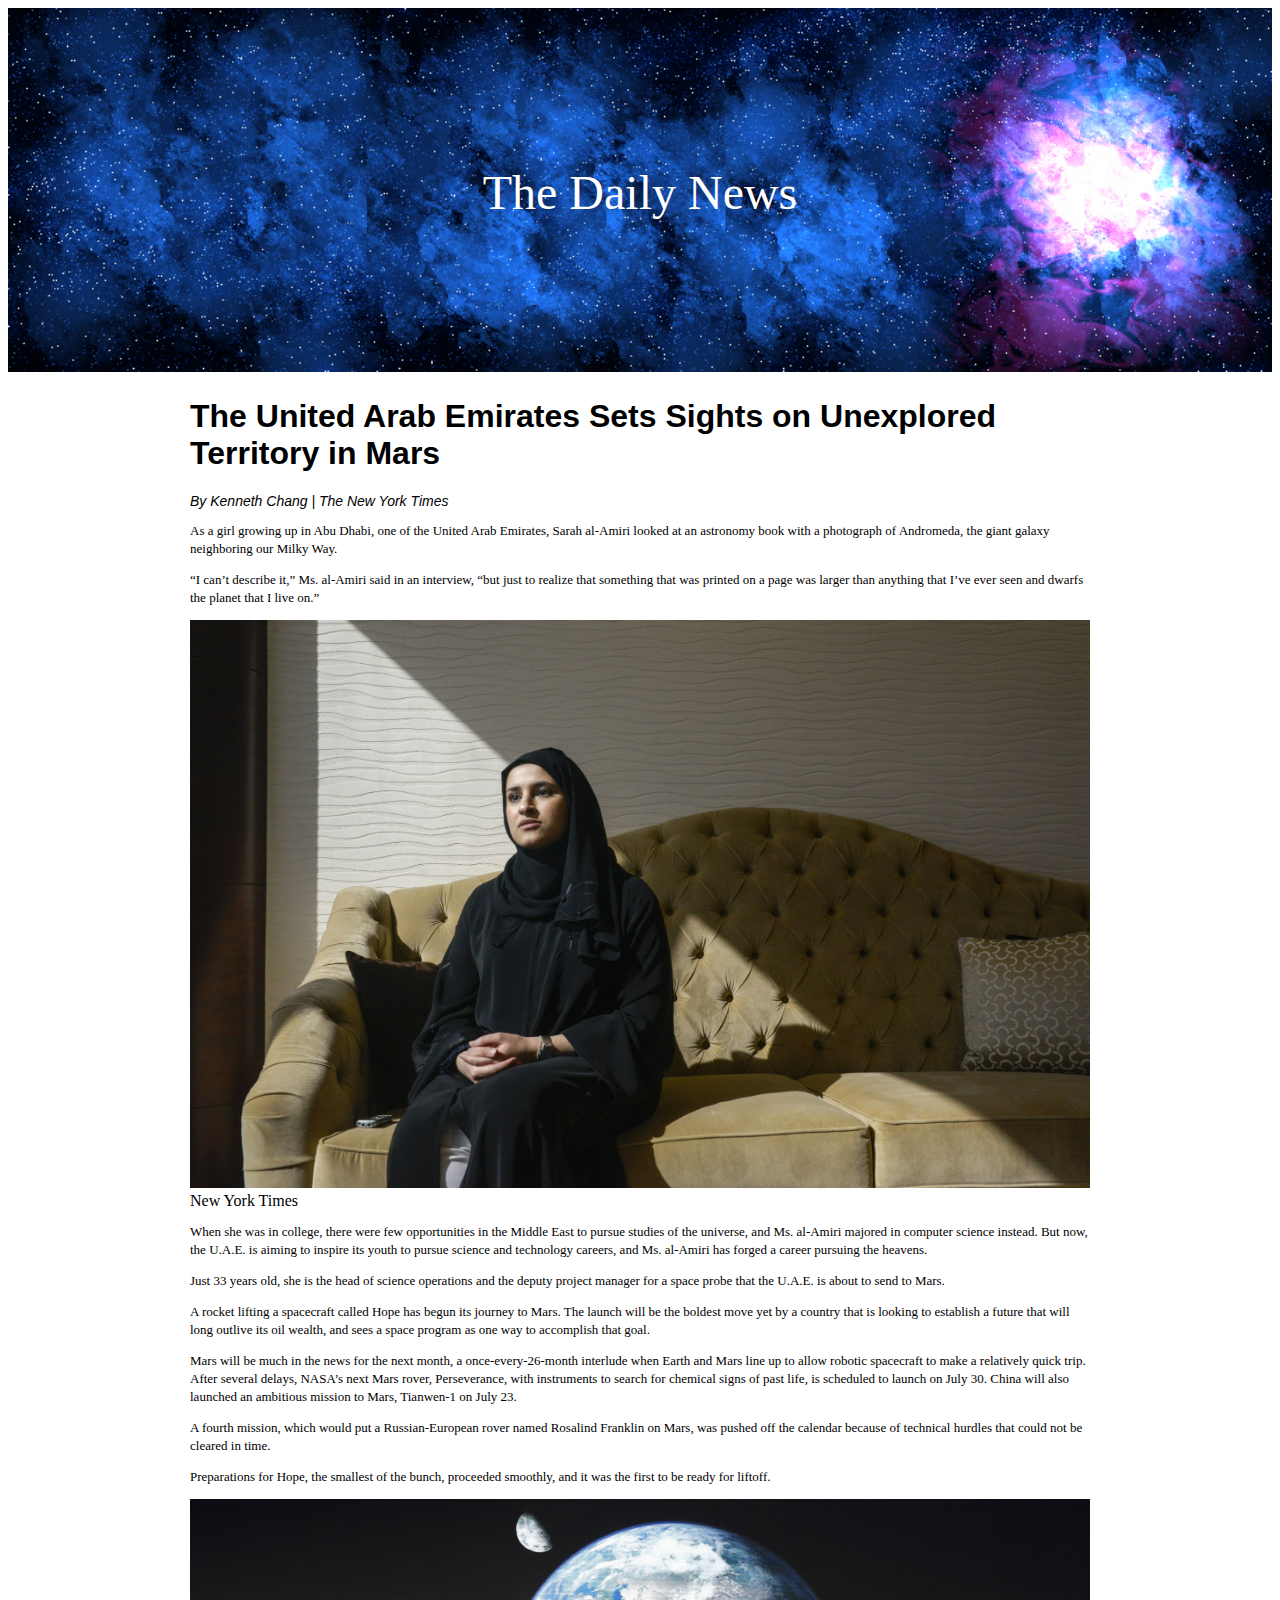
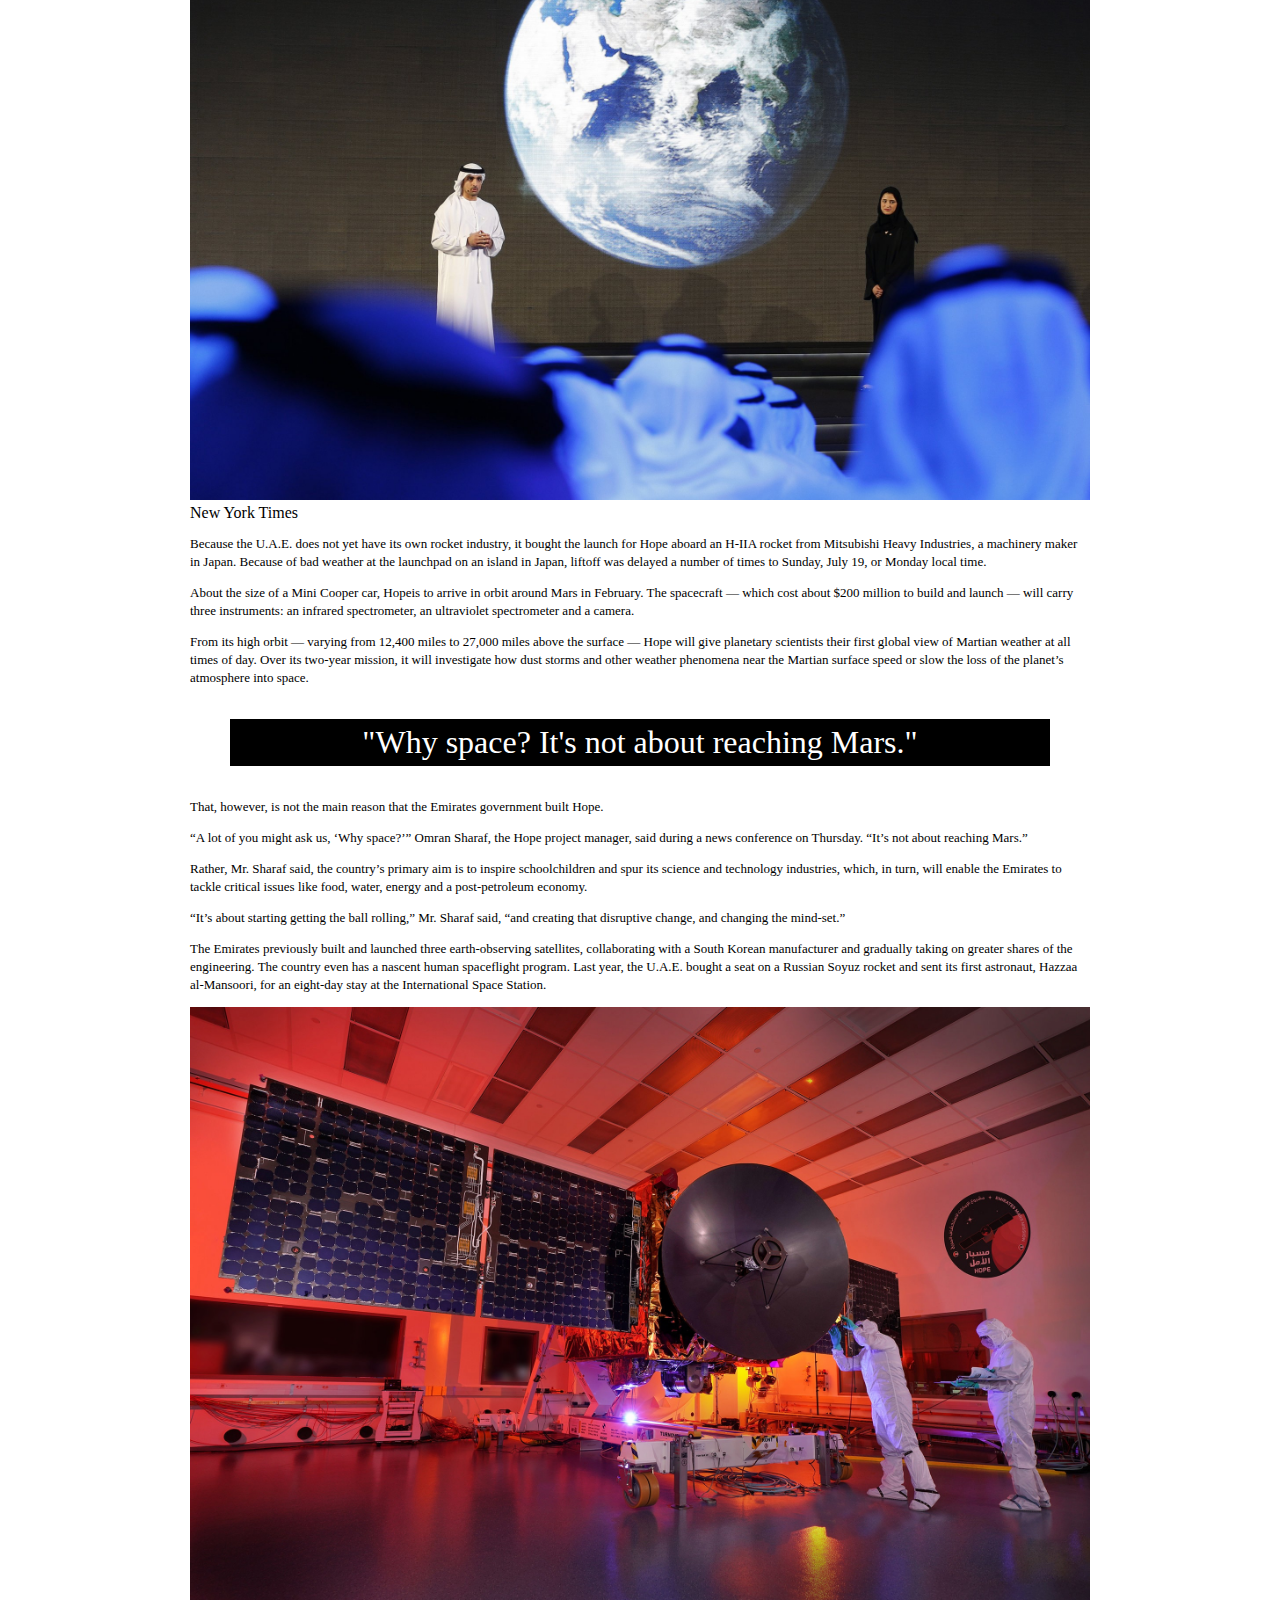
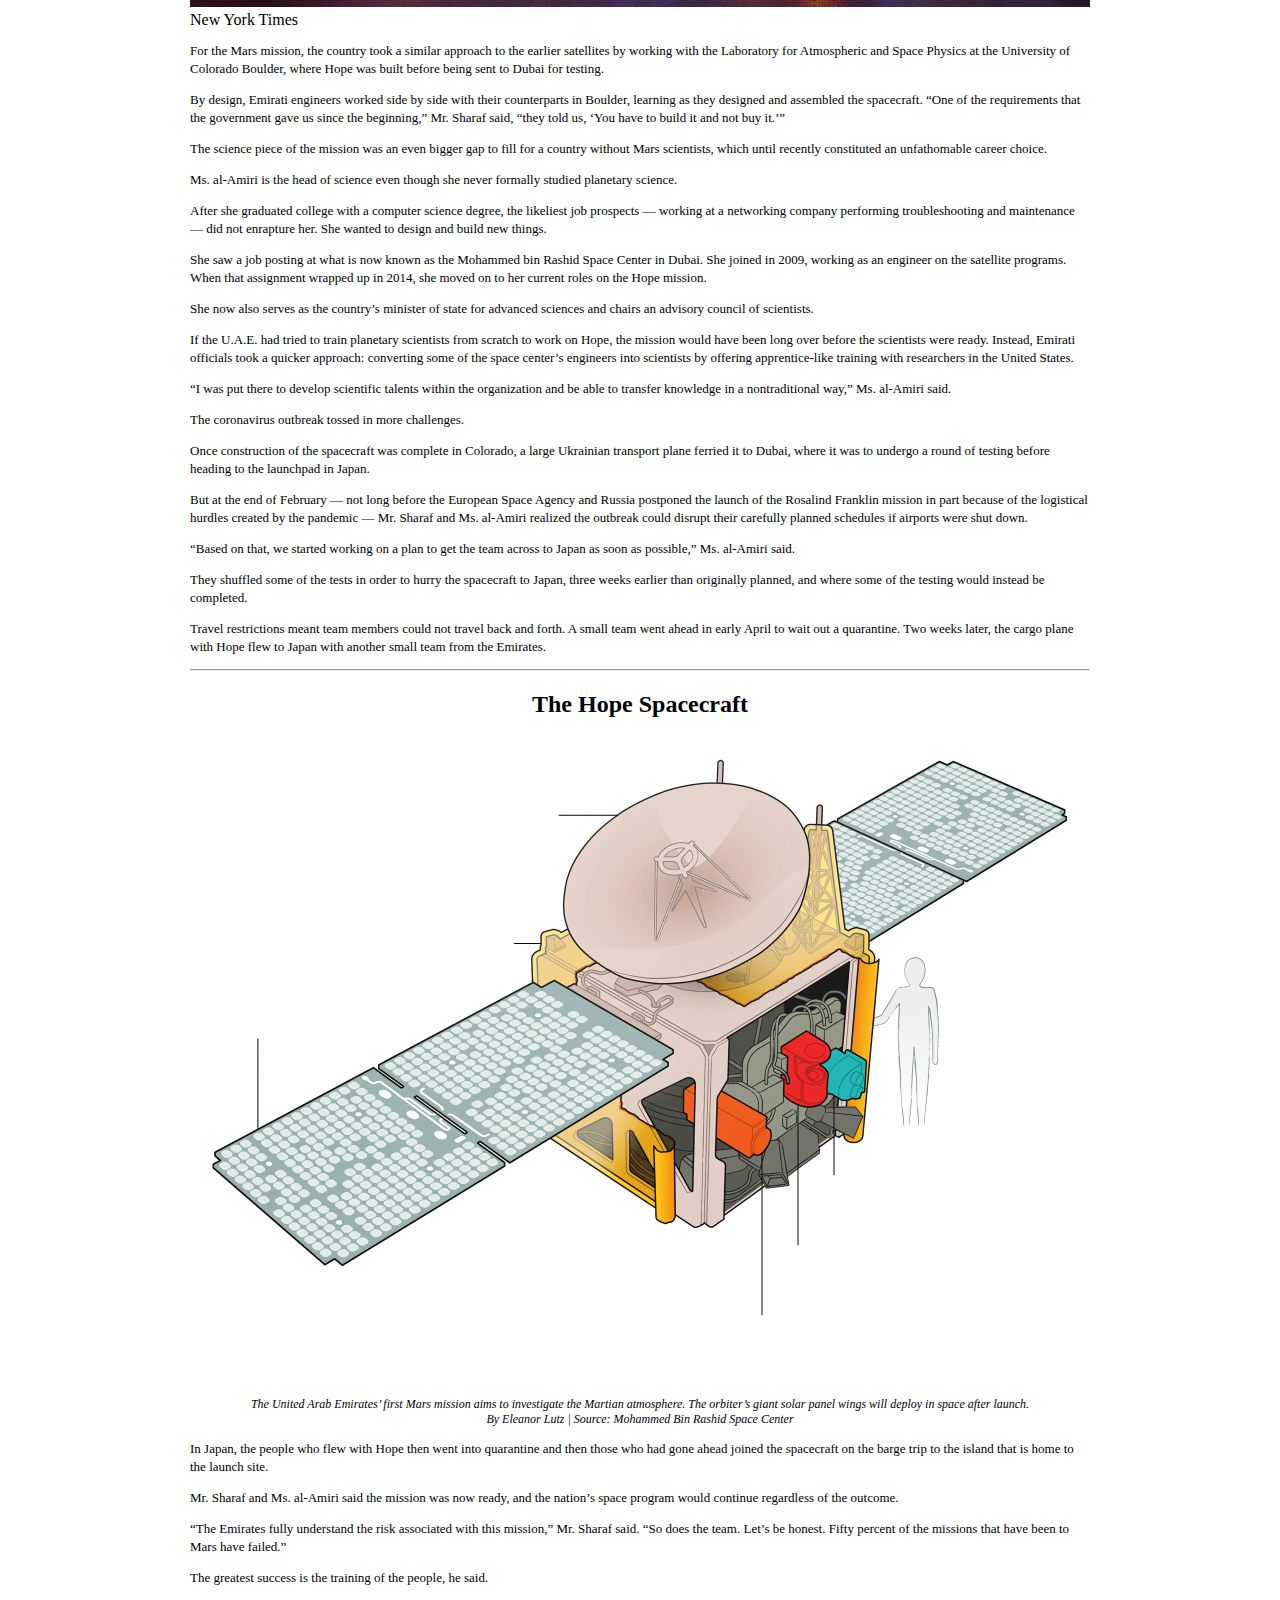
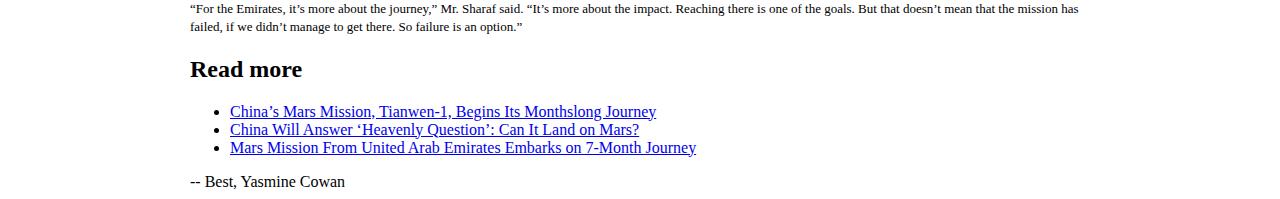
<file: yasmine-cowan-layout/images/index.html>
<!DOCTYPE html>
<html lang="en">

<head>
	<title>Yasmine Adailia Cowan Midterm Review</title>
	<link rel="stylesheet" href="style.css">

</head>


<body>
	
	<div id="masthead">
<img src="space-banner.jpg" alt="space banner">
<div id="centered">The Daily News</div>
</div>

<div id="content">
<h1>The United Arab Emirates Sets Sights on Unexplored Territory in Mars</h1>

<div id="byline">By Kenneth Chang | The New York Times</div>

<p>As a girl growing up in Abu Dhabi, one of the United Arab Emirates, Sarah al-Amiri looked at an astronomy book with a photograph of Andromeda, the giant galaxy neighboring our Milky Way.</p>

<p>“I can’t describe it,” Ms. al-Amiri said in an interview, “but just to realize that something that was printed on a page was larger than anything that I’ve ever seen and dwarfs the planet that I live on.”</p>

<img src="uae-mars-1.jpg" alt="woman sitting" width="900">
<figcaption> New York Times </figcaption>


<p>When she was in college, there were few opportunities in the Middle East to pursue studies of the universe, and Ms. al-Amiri majored in computer science instead. But now, the U.A.E. is aiming to inspire its youth to pursue science and technology careers, and Ms. al-Amiri has forged a career pursuing the heavens.</p>

<p>Just 33 years old, she is the head of science operations and the deputy project manager for a space probe that the U.A.E. is about to send to Mars.</p>

<p>A rocket lifting a spacecraft called Hope has begun its journey to Mars. The launch will be the boldest move yet by a country that is looking to establish a future that will long outlive its oil wealth, and sees a space program as one way to accomplish that goal.</p>

<p>Mars will be much in the news for the next month, a once-every-26-month interlude when Earth and Mars line up to allow robotic spacecraft to make a relatively quick trip. After several delays, NASA’s next Mars rover, Perseverance, with instruments to search for chemical signs of past life, is scheduled to launch on July 30. China will also launched an ambitious mission to Mars, Tianwen-1 on July 23.</p>

<p>A fourth mission, which would put a Russian-European rover named Rosalind Franklin on Mars, was pushed off the calendar because of technical hurdles that could not be cleared in time.</p>

<p>Preparations for Hope, the smallest of the bunch, proceeded smoothly, and it was the first to be ready for liftoff.</p>

<img src="uae-mars2.jpg" alt="two people on stage" width="900px">
<figcaption> New York Times </figcaption>

<p>Because the U.A.E. does not yet have its own rocket industry, it bought the launch for Hope aboard an H-IIA rocket from Mitsubishi Heavy Industries, a machinery maker in Japan. Because of bad weather at the launchpad on an island in Japan, liftoff was delayed a number of times to Sunday, July 19, or Monday local time.</p>

<p>About the size of a Mini Cooper car, Hopeis to arrive in orbit around Mars in February. The spacecraft — which cost about $200 million to build and launch — will carry three instruments: an infrared spectrometer, an ultraviolet spectrometer and a camera.</p>

<p>From its high orbit — varying from 12,400 miles to 27,000 miles above the surface — Hope will give planetary scientists their first global view of Martian weather at all times of day. Over its two-year mission, it will investigate how dust storms and other weather phenomena near the Martian surface speed or slow the loss of the planet’s atmosphere into space.</p>

<blockquote> "Why space? It's not about reaching Mars."
</blockquote>

<p>That, however, is not the main reason that the Emirates government built Hope.</p>

<p>“A lot of you might ask us, ‘Why space?’” Omran Sharaf, the Hope project manager, said during a news conference on Thursday. “It’s not about reaching Mars.”</p>

<p>Rather, Mr. Sharaf said, the country’s primary aim is to inspire schoolchildren and spur its science and technology industries, which, in turn, will enable the Emirates to tackle critical issues like food, water, energy and a post-petroleum economy.</p>

<p>“It’s about starting getting the ball rolling,” Mr. Sharaf said, “and creating that disruptive change, and changing the mind-set.”</p>

<p>The Emirates previously built and launched three earth-observing satellites, collaborating with a South Korean manufacturer and gradually taking on greater shares of the engineering. The country even has a nascent human spaceflight program. Last year, the U.A.E. bought a seat on a Russian Soyuz rocket and sent its first astronaut, Hazzaa al-Mansoori, for an eight-day stay at the International Space Station.</p>

<img src="uae-mars3.jpg" alt="people working on satellite" width="900px">
<figcaption> New York Times </figcaption>

<p>For the Mars mission, the country took a similar approach to the earlier satellites by working with the Laboratory for Atmospheric and Space Physics at the University of Colorado Boulder, where Hope was built before being sent to Dubai for testing.</p>

<p>By design, Emirati engineers worked side by side with their counterparts in Boulder, learning as they designed and assembled the spacecraft. “One of the requirements that the government gave us since the beginning,” Mr. Sharaf said, “they told us, ‘You have to build it and not buy it.’”</p>

<p>The science piece of the mission was an even bigger gap to fill for a country without Mars scientists, which until recently constituted an unfathomable career choice.</p>

<p>Ms. al-Amiri is the head of science even though she never formally studied planetary science.</p>

<p>After she graduated college with a computer science degree, the likeliest job prospects — working at a networking company performing troubleshooting and maintenance — did not enrapture her. She wanted to design and build new things.</p>

<p>She saw a job posting at what is now known as the Mohammed bin Rashid Space Center in Dubai. She joined in 2009, working as an engineer on the satellite programs. When that assignment wrapped up in 2014, she moved on to her current roles on the Hope mission.</p>

<p>She now also serves as the country’s minister of state for advanced sciences and chairs an advisory council of scientists.</p>


<p>If the U.A.E. had tried to train planetary scientists from scratch to work on Hope, the mission would have been long over before the scientists were ready. Instead, Emirati officials took a quicker approach: converting some of the space center’s engineers into scientists by offering apprentice-like training with researchers in the United States.</p>

<p>“I was put there to develop scientific talents within the organization and be able to transfer knowledge in a nontraditional way,” Ms. al-Amiri said.</p>

<p>The coronavirus outbreak tossed in more challenges.</p>

<p>Once construction of the spacecraft was complete in Colorado, a large Ukrainian transport plane ferried it to Dubai, where it was to undergo a round of testing before heading to the launchpad in Japan.</p>

<p>But at the end of February — not long before the European Space Agency and Russia postponed the launch of the Rosalind Franklin mission in part because of the logistical hurdles created by the pandemic — Mr. Sharaf and Ms. al-Amiri realized the outbreak could disrupt their carefully planned schedules if airports were shut down.</p>

<p>“Based on that, we started working on a plan to get the team across to Japan as soon as possible,” Ms. al-Amiri said.</p>

<p>They shuffled some of the tests in order to hurry the spacecraft to Japan, three weeks earlier than originally planned, and where some of the testing would instead be completed.</p>

<p>Travel restrictions meant team members could not travel back and forth. A small team went ahead in early April to wait out a quarantine. Two weeks later, the cargo plane with Hope flew to Japan with another small team from the Emirates.</p>

<div class="graphic">
<hr>
<h2> The Hope Spacecraft </h2>
<img src="hope-spacecraft-graphic.gif" alt="Hope Satellite" width="100%">
<figcaption>The United Arab Emirates’ first Mars mission aims to investigate the Martian atmosphere. The orbiter’s giant solar panel wings will deploy in space after launch.</figcaption>
<figcaption>By Eleanor Lutz | Source: Mohammed Bin Rashid Space Center</figcaption>
</hr>
</div>

<p>In Japan, the people who flew with Hope then went into quarantine and then those who had gone ahead joined the spacecraft on the barge trip to the island that is home to the launch site.</p>

<p>Mr. Sharaf and Ms. al-Amiri said the mission was now ready, and the nation’s space program would continue regardless of the outcome.</p>

<p>“The Emirates fully understand the risk associated with this mission,” Mr. Sharaf said. “So does the team. Let’s be honest. Fifty percent of the missions that have been to Mars have failed.”</p>

<p>The greatest success is the training of the people, he said.</p>

<p>“For the Emirates, it’s more about the journey,” Mr. Sharaf said. “It’s more about the impact. Reaching there is one of the goals. But that doesn’t mean that the mission has failed, if we didn’t manage to get there. So failure is an option.”</p>

<div id="bottom-read-more">
<h2> Read more </h2>
<ul>
<li><a href="https://www.nytimes.com/2020/07/22/science/mars-china-launch.html?action=click&block=associated_collection_recirc&impression_id=8fa169b0-cd41-11ea-9e45-6dfedec6de97&index=0&pgtype=Article&region=footer"> China’s Mars Mission, Tianwen-1, Begins Its Monthslong Journey</a></li>
<li><a href="https://www.nytimes.com/2020/07/22/science/china-mars-mission.html?action=click&block=associated_collection_recirc&impression_id=8fa169b1-cd41-11ea-9e45-6dfedec6de97&index=1&pgtype=Article&region=footer">China Will Answer ‘Heavenly Question’: Can It Land on Mars?</a></li>
<li><a href="https://www.nytimes.com/2020/07/19/science/emirates-mars-mission.html?action=click&block=associated_collection_recirc&impression_id=8fa169b2-cd41-11ea-9e45-6dfedec6de97&index=2&pgtype=Article&region=footer">Mars Mission From United Arab Emirates Embarks on 7-Month Journey</a></li>
</ul>
 

 </div>
</body>


</html>


--
Best,
Yasmine Cowan
</file>
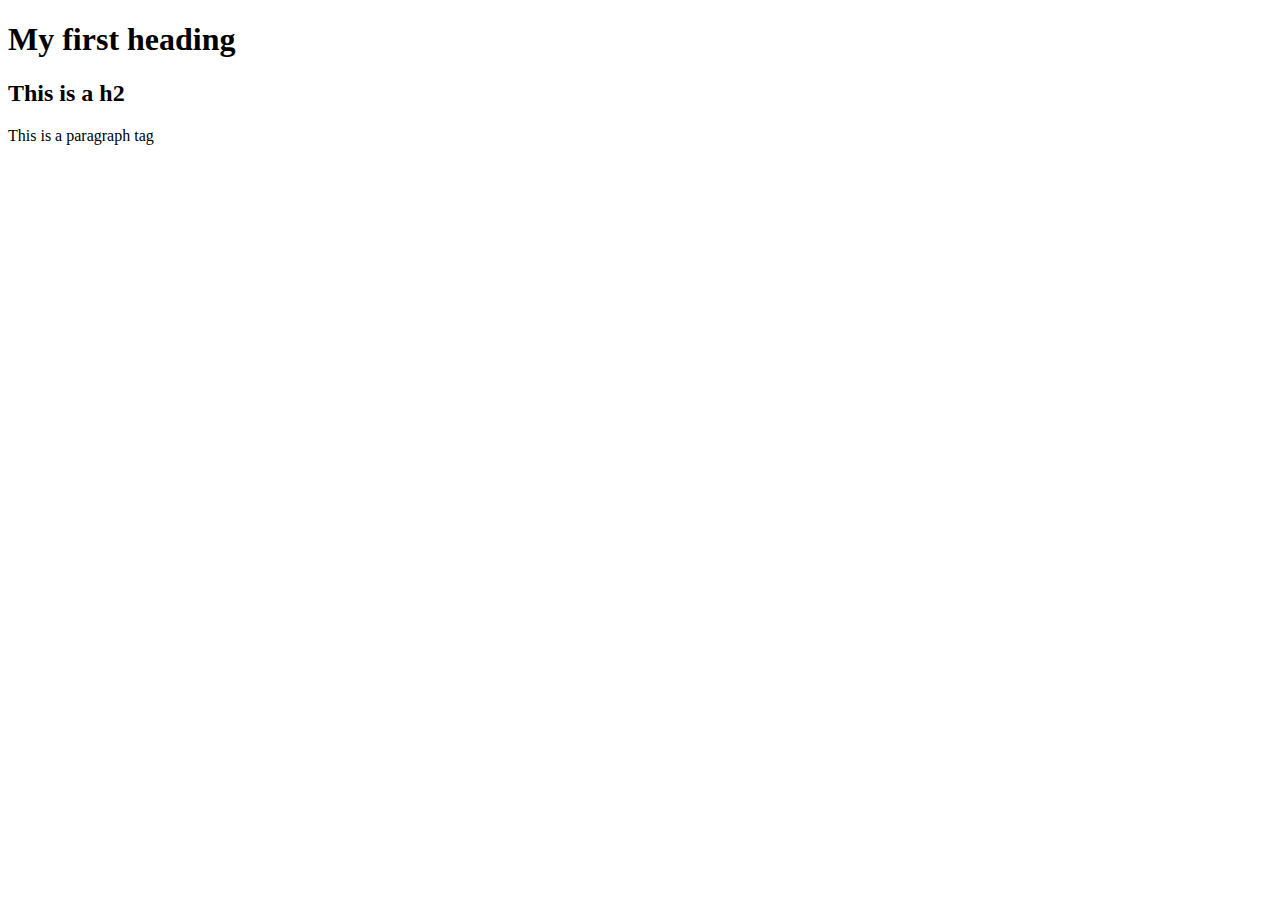
<file: template.html>
<!DOCTYPE html> 
<html lang="en">

<head>
	<title>Yasmine Adailia Cowan</title>


</head>


<body>
	<h1>My first heading</h1>
	<h2>This is a h2</h2>
	<p>This is a paragraph tag</p>
	</body>




</html>
</file>
<file: data-visualization/style.css>
margin: 0 auto;
	width:  900px;
}

#masthead{
	text-align: center;
	position: relative;
	color: lightpink;

}

#masthead {
	width: 100%;
}

body {
	font-family: 'Open Sans', Arial, sans-serif;
	font-size: 1em;
	color: #444;
	font-weight: 400;
}

/*this is my name*/
#name {
font-size: 3em;
color:  #33485e;
text-transform: uppercase;
text-align: center;
border-bottom: 1px solid #33485e;
width: 60%;
min-width: 300px;
margin:  0 auto;
}

img {

}

.navbar-brand {
	font-family: 'Fredoka', sans-serif;
}

#h1{
	font-family: 'Lato', sans-serif;
}

#title {
	text-transform: uppercase;
	font-size: 1.5em;
	color: #33485e;
	font-weight: 600;
	text-align:  center;
	margin:  20px 0 0 0;
}

.sectionheader {
   font-size: 1.5em;
   text-transform: uppercase;
   background-color: #D8B2D1;
   color: white;
   font-weight: 400;
   margin: 20px 0 10px 0;
   width: 70%;
   min-width: 300px;
}




#ul li {
	font-size: 1em;
}

.menu {
	margin: 0;
	padding: 0;
	text-align: center;
}


.menu li {
	display: inline;
}

#degrees {
	margin: 5px 0 0 0;
}

#do {
	margin: 5px 0 0 0;
}

.top {
	width:  60%;
	min-width:  300px;
	margin:  0 auto;
	margin-bottom:  30px;
}

#container {
	width: 100%;
	max-width: 1200px;
	margin:  0 auto;
	padding-bottom:  50px;
}




--

By,
Yasmine Cowan
</file>
<file: YasmineCowanLayout/style.css>
#content {
	margin: 0 auto;
	width:  900px;
}

#masthead{
	text-align: center;
	position: relative;
	color: white;

}

#masthead img {
	width: 100%;
}



#centered{
color: white;
position: absolute;
top: 50%;
left: 50%;
transform: translate(-50%, -50%);
font-size: 3em;
}

#byline{
font-family: Helvetica, sans-serif;
font-size: 14px;
font-style: italic;
}

h1 {
font-family: Helvetica, sans-serif;
}

p {
font-family: Georgia, serif;
font-size: 13px;
line-height: 18px;
}

blockquote{
background-color: black;
font-size: 2em;
color: white;
padding: 5px;
text-align: center;
}
.images figcaption{
font-size: 10px;
font-style: italic;
}

.graphic{
width: 900px;
text-align: center;
}
.graphic figcaption{
font-size: 12px;
font-style: italic;
}


--

Best,
Yasmine Cowan
</file>
<file: yasmine-cowan-layout/images/style.css>
#content {
	margin: 0 auto;
	width:  900px;
}

#masthead{
	text-align: center;
	position: relative;
	color: white;

}

#masthead img {
	width: 100%;
}



#centered{
color: white;
position: absolute;
top: 50%;
left: 50%;
transform: translate(-50%, -50%);
font-size: 3em;
}

#byline{
font-family: Helvetica, sans-serif;
font-size: 14px;
font-style: italic;
}

h1 {
font-family: Helvetica, sans-serif;
}

p {
font-family: Georgia, serif;
font-size: 13px;
line-height: 18px;
}

blockquote{
background-color: black;
font-size: 2em;
color: white;
padding: 5px;
text-align: center;
}
.images figcaption{
font-size: 10px;
font-style: italic;
}

.graphic{
width: 900px;
text-align: center;
}
.graphic figcaption{
font-size: 12px;
font-style: italic;
}


--

Best,
Yasmine Cowan
</file>
